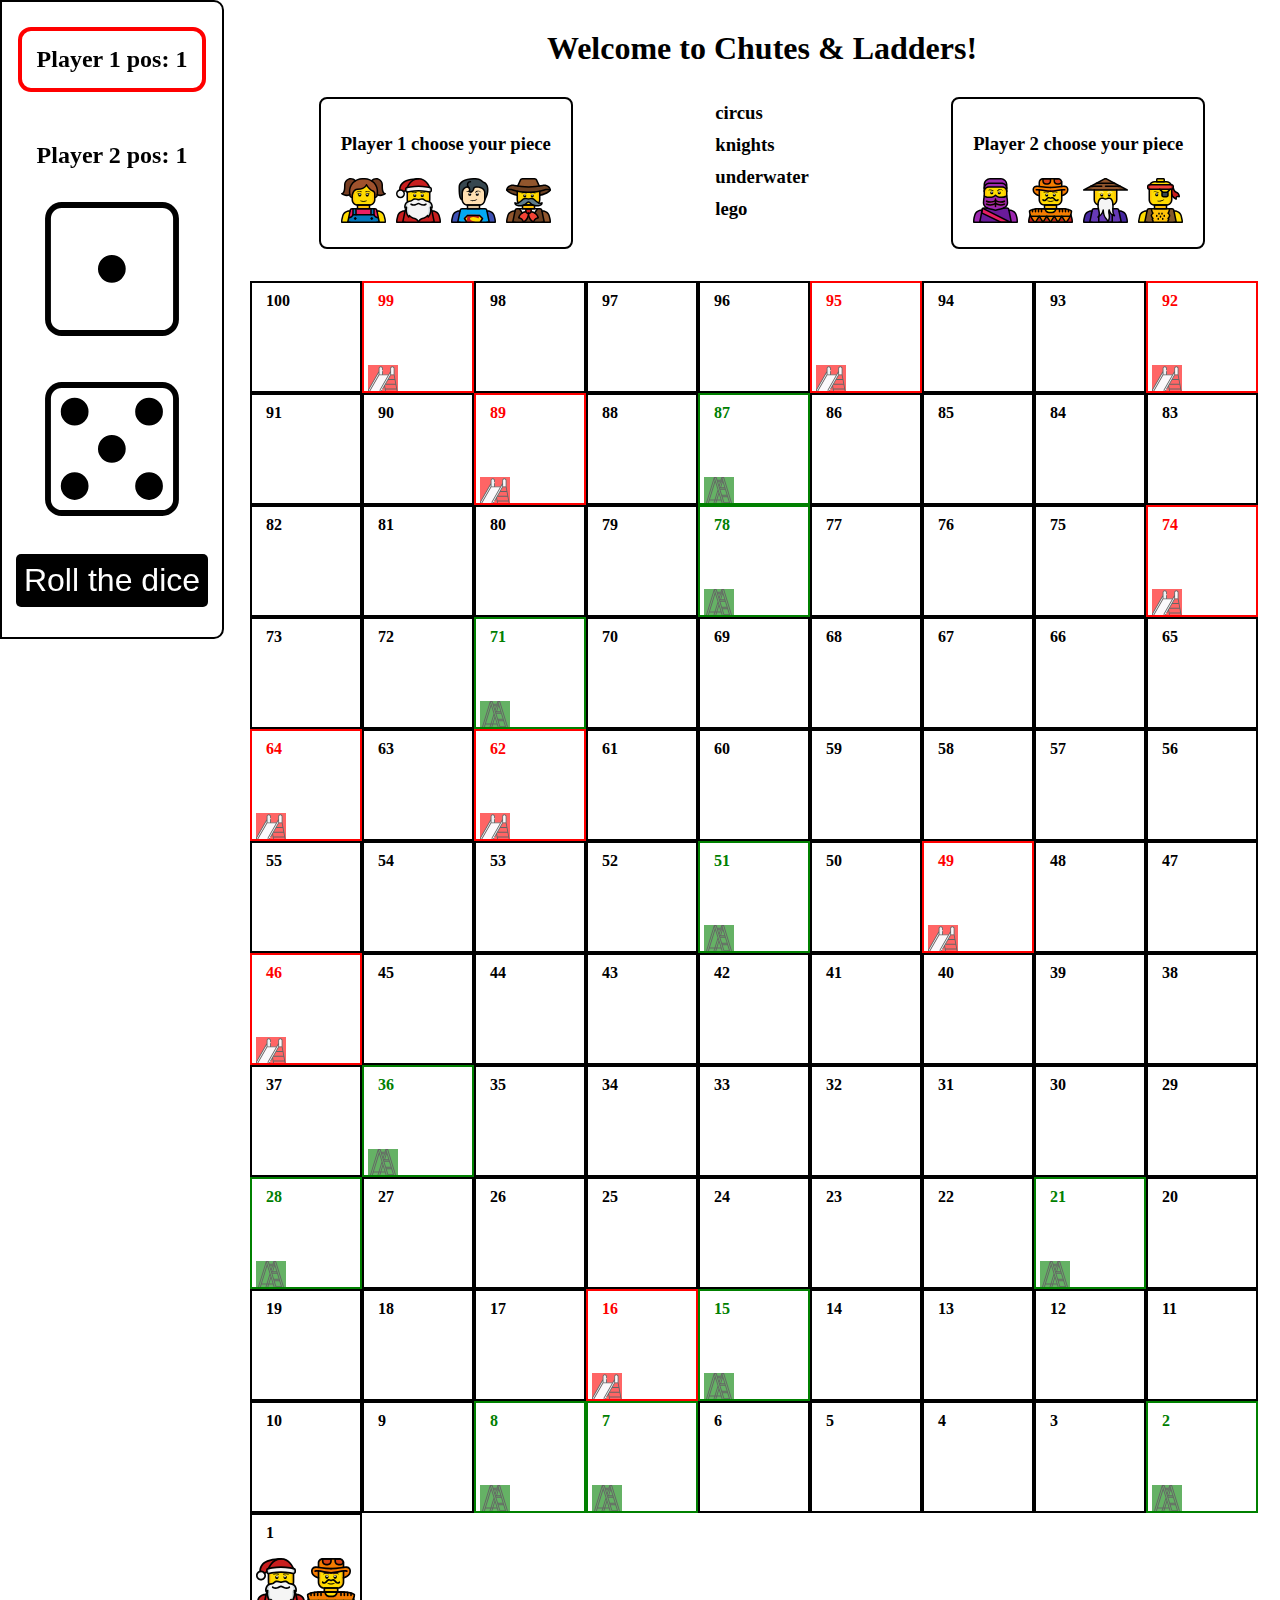
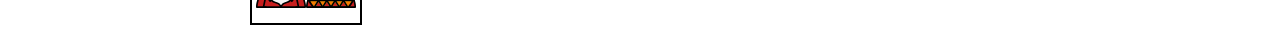
<file: home.html>
<!DOCTYPE html>
<html lang="en">
<head>
    <meta charset="UTF-8">
    <meta name="viewport" content="width=device-width, initial-scale=1.0">
    <title>Chutes & Ladders</title>
    <script type="text/javascript" src="./chutes_ladder.js"></script>
    <link rel="stylesheet" href="./styles.css">
    <link rel="icon" href="./images/slide.svg">
</head>
<body>
    <div class="container">
        <h1 class="title">Welcome to Chutes & Ladders!</h1>
        <div class="iconSelection">
            <div class="player1choices">
                <h3>Player 1 choose your piece</h3>
            </div>
            <div class="themes">
                <h3 class="theme" id="circus">circus</h3>
                <h3 class="theme" id="knights">knights</h3>
                <h3 class="theme" id="underwater">underwater</h3>
                <h3 class="theme" id="lego">lego</h3>
            </div>
            <div class="player2choices">
                <h3>Player 2 choose your piece</h3>
            </div>
        </div>
        <div class="gameboard">
            
        </div>
    </div> 
    <div class="footer">
        <div class="position">
            <h2 class='currentPlayer'>Player 1 pos: <span id="player1Pos">12</span></h2>
        </div>
        <div class="position">
            <h2>Player 2 pos: <span id="player2Pos">12</span></h2>
        </div>
        <div class="die">
            <img src="./images/die-1.svg" alt="dice-1" class="dice dice-1" style="width:150px; height:150px">
        </div>
        <div class="die">
            <img src="./images/die-5.svg" alt="dice-1" class="dice dice-2" style="width:150px; height:150px">
        </div>
        <div class="button">
            <button id='rollDice'>Roll the dice</button>
        </div>
    </div>
</body>
</html>
</file>
<file: styles.css>
body {
    margin: 0;
    padding: 0;
}

.container {
    width: 80%;
    margin: 30px auto 30px 250px;
} 

/* selecting pieces menu */
.piece {
    width: 55px;
    height: 55px;
    padding: 5px;
    box-sizing: border-box;
   }

.themes {
    display: flex;
    flex-direction: column;
    align-content: space-evenly;
}

.themes h3 {
    margin: 5px;
    box-sizing: border-box;
}

.piece:hover, .themes h3:hover {
    border-bottom: 2px solid red;
    border-top: 2px solid red;
}

.player1choices, .player2choices {
    display: inline-block;
    border: 2px solid black;
    padding: 15px;
    border-radius: 8px;
   
}

.player1choices h3, .player2choices h3 {
    text-align: center;
}

.iconSelection {
    display: flex;
    justify-content: space-around;
    flex-direction: row;
    margin-bottom: 2em;
}

/* gameboard componants */
.gameboard {
    display: flex;
    flex-wrap: wrap;
}

.square {
    padding: 4px;
    width: 100px;
    height: 100px;
    border: 2px solid black;
    display: flex;
    flex-flow: row wrap;
    overflow: hidden;
}

.ladder {
    display: flex;
}

  .chute {
    display: flex;
        /* overflow: hidden; */
}

.ladder::after {
    content: url("./images/ladder.svg");
    width: 30px;
    height: 30px;
    align-self: flex-end;
    background-color: green;
    opacity: 0.6;
}

.chute::after {
    content: url("./images/slide.svg");
    width: 30px;
    height: 30px;
    align-self: flex-end;
    background-color: red;
    opacity: 0.6;
}

.position {
    display: flex;
    justify-content: space-around;
    margin: 5px auto;
    align-items: center;
}

.die, .title, .button {
    margin-bottom: 30px;
    display: flex;
    justify-content: center;
}

.red {
    color: red;
    border: 2px solid red;
}

.green {
    color: green;
    border: 2px solid green;
}

.currentPlayer {
    border: 4px solid red;
    padding: 15px;
    border-radius: 13px;
}

h4 {
    margin: 5px 10px;
    flex: 1 100%;
}

.piecesSpace {
    height: 50px;
    width: 100px;
    display: flex;
    justify-content: center;
}

#player1Piece, #player2Piece {
    width: 50px;
    height: 50px;
}

/* sidebar */
.footer {
    position: fixed;
    display: flex;
    flex-flow: column wrap;
    width: 220px;
    overflow: hidden;
    top: 0;
    left: 0;
    background-color: white;
    border: 2px solid black;
    border-top-right-radius: 10px;
    border-bottom-right-radius: 10px;
}

button {
    background-color: black;
    color: white;
    font-size: 2rem;
    border: none;
    outline: none;
    border-radius: 5px;
    padding: 8px;
}
</file>
